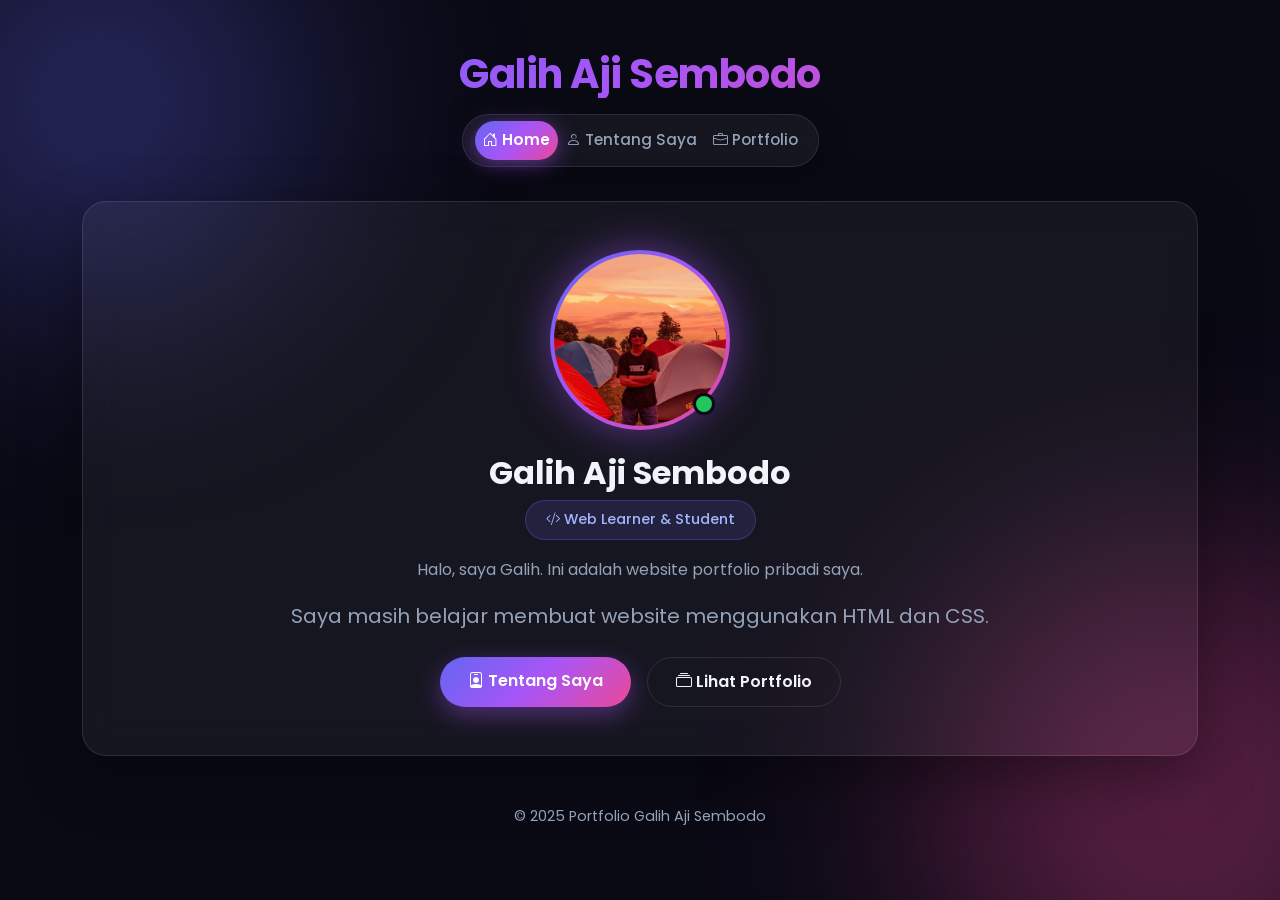
<file: index.html>
<!DOCTYPE html>
<html lang="id">
<head>
    <meta charset="UTF-8">
    <meta name="viewport" content="width=device-width, initial-scale=1.0">
    <title>Portfolio Galih</title>

    <link href="https://cdn.jsdelivr.net/npm/bootstrap@5.3.3/dist/css/bootstrap.min.css" rel="stylesheet">
    <link rel="stylesheet" href="https://cdn.jsdelivr.net/npm/bootstrap-icons@1.11.3/font/bootstrap-icons.css">
    <link href="https://fonts.googleapis.com/css2?family=Poppins:wght@300;400;500;600;700;800&display=swap" rel="stylesheet">
    <link rel="stylesheet" href="css/style.css">
</head>

<body>
    <div class="bg-blob blob-1"></div>
    <div class="bg-blob blob-2"></div>

    <header class="site-header text-center">
        <h1 class="fw-bold gradient-text">Galih Aji Sembodo</h1>

        <nav class="navbar navbar-expand navbar-dark glass-nav rounded-pill mt-3 mx-auto">
            <div class="navbar-nav mx-auto">
                <a class="nav-link active" href="index.html"><i class="bi bi-house-door"></i> Home</a>
                <a class="nav-link" href="about.html"><i class="bi bi-person"></i> Tentang Saya</a>
                <a class="nav-link" href="portfolio.html"><i class="bi bi-briefcase"></i> Portfolio</a>
            </div>
        </nav>
    </header>

    <main class="container my-4">
        <section class="profil glass-card p-5 text-center">

            <div class="avatar-wrapper mx-auto mb-4">
                <img src="images/profil.jpg" alt="Foto Galih" class="profil-img">
                <span class="status-dot" title="Online"></span>
            </div>

            <h2 class="fw-bold mb-2">Galih Aji Sembodo</h2>

            <p class="badge-role mx-auto mb-3">
                <i class="bi bi-code-slash"></i> Web Learner & Student
            </p>

            <p class="text-soft">
                Halo, saya Galih. Ini adalah website portfolio pribadi saya.
            </p>

            <p class="fs-5 text-soft">
                Saya masih belajar membuat website menggunakan HTML dan CSS.
            </p>

            <div class="d-flex justify-content-center gap-3 mt-4 flex-wrap">
                <a href="about.html" class="btn btn-gradient">
                    <i class="bi bi-person-badge"></i> Tentang Saya
                </a>
                <a href="portfolio.html" class="btn btn-outline-glow">
                    <i class="bi bi-collection"></i> Lihat Portfolio
                </a>
            </div>

        </section>
    </main>

    <footer class="text-center py-4">
        <p class="mb-0 text-soft">
            &copy; 2025 Portfolio Galih Aji Sembodo
        </p>
    </footer>

    <script src="https://cdn.jsdelivr.net/npm/bootstrap@5.3.3/dist/js/bootstrap.bundle.min.js"></script>
</body>
</html>
</file>
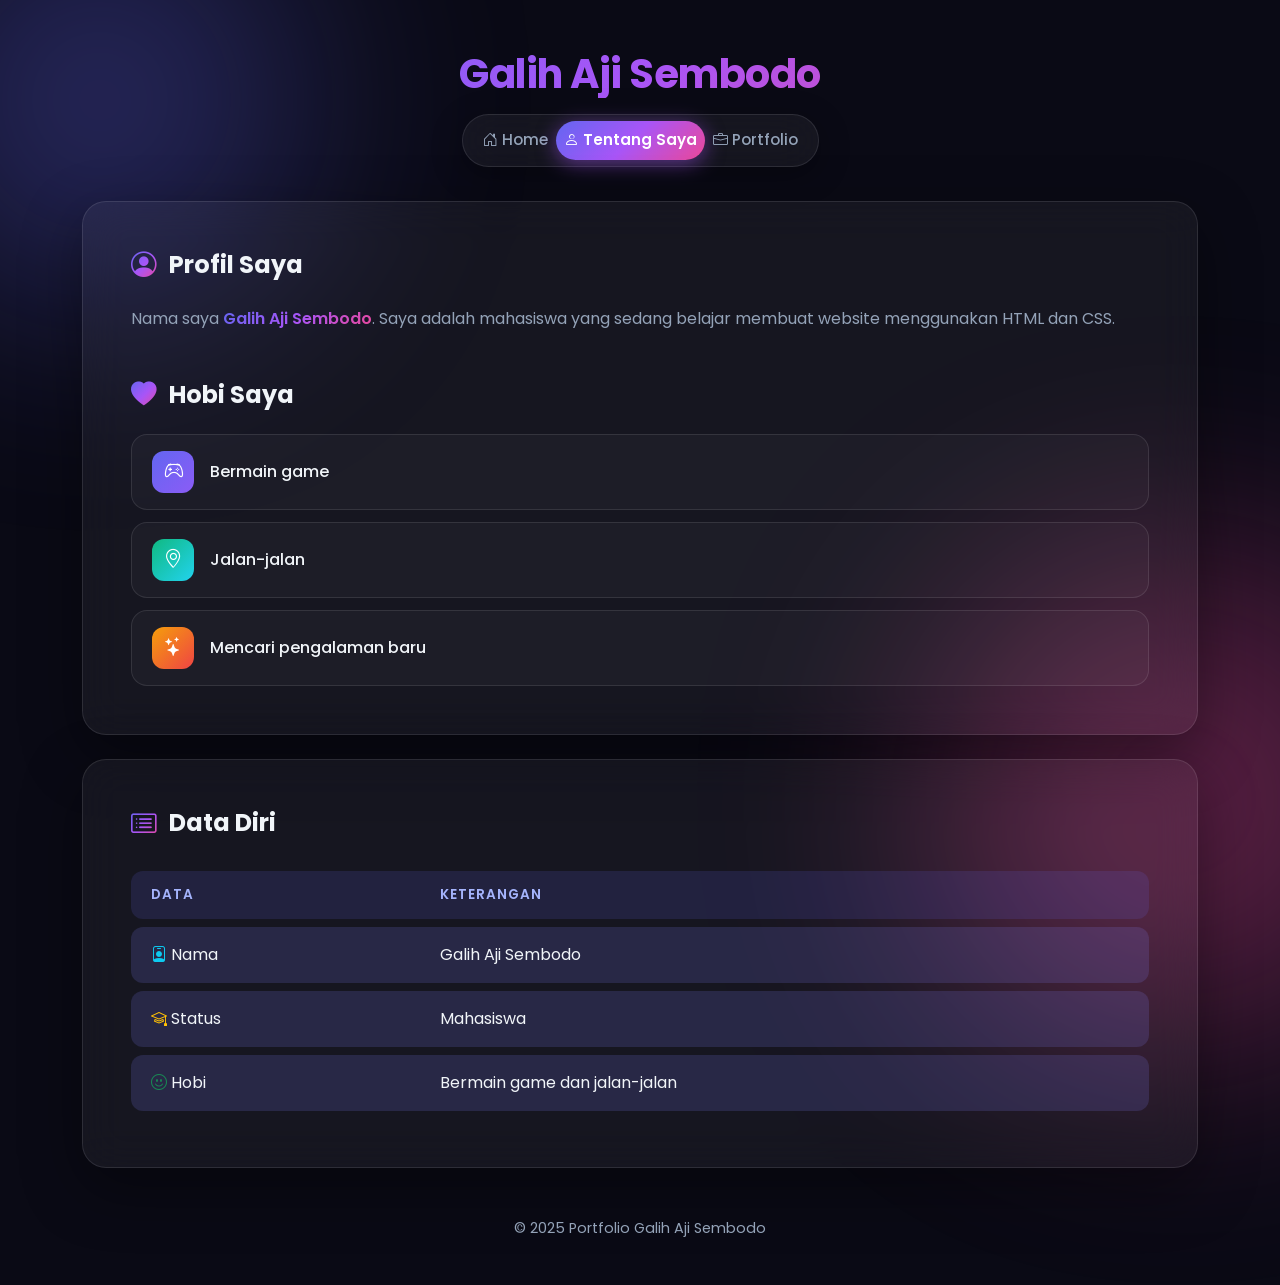
<file: about.html>
<!DOCTYPE html>
<html lang="id">
<head>
    <meta charset="UTF-8">
    <meta name="viewport" content="width=device-width, initial-scale=1.0">
    <title>Tentang Saya - Galih</title>

    <link href="https://cdn.jsdelivr.net/npm/bootstrap@5.3.3/dist/css/bootstrap.min.css" rel="stylesheet">
    <link rel="stylesheet" href="https://cdn.jsdelivr.net/npm/bootstrap-icons@1.11.3/font/bootstrap-icons.css">
    <link href="https://fonts.googleapis.com/css2?family=Poppins:wght@300;400;500;600;700;800&display=swap" rel="stylesheet">
    <link rel="stylesheet" href="css/style.css">
</head>

<body>

    <div class="bg-blob blob-1"></div>
    <div class="bg-blob blob-2"></div>

    <header class="site-header text-center">
        <h1 class="fw-bold gradient-text">Galih Aji Sembodo</h1>

        <nav class="navbar navbar-expand navbar-dark glass-nav rounded-pill mt-3 mx-auto">
            <div class="navbar-nav mx-auto">
                <a class="nav-link" href="index.html"><i class="bi bi-house-door"></i> Home</a>
                <a class="nav-link active" href="about.html"><i class="bi bi-person"></i> Tentang Saya</a>
                <a class="nav-link" href="portfolio.html"><i class="bi bi-briefcase"></i> Portfolio</a>
            </div>
        </nav>
    </header>

    <main class="container my-4">

        <section class="glass-card p-4 p-md-5 mb-4">
            <h2 class="section-title mb-4">
                <i class="bi bi-person-circle"></i> Profil Saya
            </h2>

            <p class="text-soft">
                Nama saya <strong class="text-glow">Galih Aji Sembodo</strong>. Saya adalah mahasiswa yang
                sedang belajar membuat website menggunakan HTML dan CSS.
            </p>

            <h2 class="section-title mt-5 mb-4">
                <i class="bi bi-heart-fill"></i> Hobi Saya
            </h2>

            <ul class="hobby-list">
                <li class="hobby-item">
                    <span class="hobby-icon icon-game"><i class="bi bi-controller"></i></span>
                    Bermain game
                </li>
                <li class="hobby-item">
                    <span class="hobby-icon icon-travel"><i class="bi bi-geo-alt"></i></span>
                    Jalan-jalan
                </li>
                <li class="hobby-item">
                    <span class="hobby-icon icon-star"><i class="bi bi-stars"></i></span>
                    Mencari pengalaman baru
                </li>
            </ul>
        </section>

        <section class="glass-card p-4 p-md-5">
            <h2 class="section-title mb-4">
                <i class="bi bi-card-list"></i> Data Diri
            </h2>

            <div class="table-responsive">
                <table class="table table-modern align-middle">
                    <thead>
                        <tr>
                            <th>Data</th>
                            <th>Keterangan</th>
                        </tr>
                    </thead>
                    <tbody>
                        <tr>
                            <td><i class="bi bi-person-badge text-info"></i> Nama</td>
                            <td>Galih Aji Sembodo</td>
                        </tr>
                        <tr>
                            <td><i class="bi bi-mortarboard text-warning"></i> Status</td>
                            <td>Mahasiswa</td>
                        </tr>
                        <tr>
                            <td><i class="bi bi-emoji-smile text-success"></i> Hobi</td>
                            <td>Bermain game dan jalan-jalan</td>
                        </tr>
                    </tbody>
                </table>
            </div>
        </section>
    </main>

    <footer class="text-center py-4">
        <p class="mb-0 text-soft">&copy; 2025 Portfolio Galih Aji Sembodo</p>
    </footer>

    <script src="https://cdn.jsdelivr.net/npm/bootstrap@5.3.3/dist/js/bootstrap.bundle.min.js"></script>
</body>
</html>
</file>
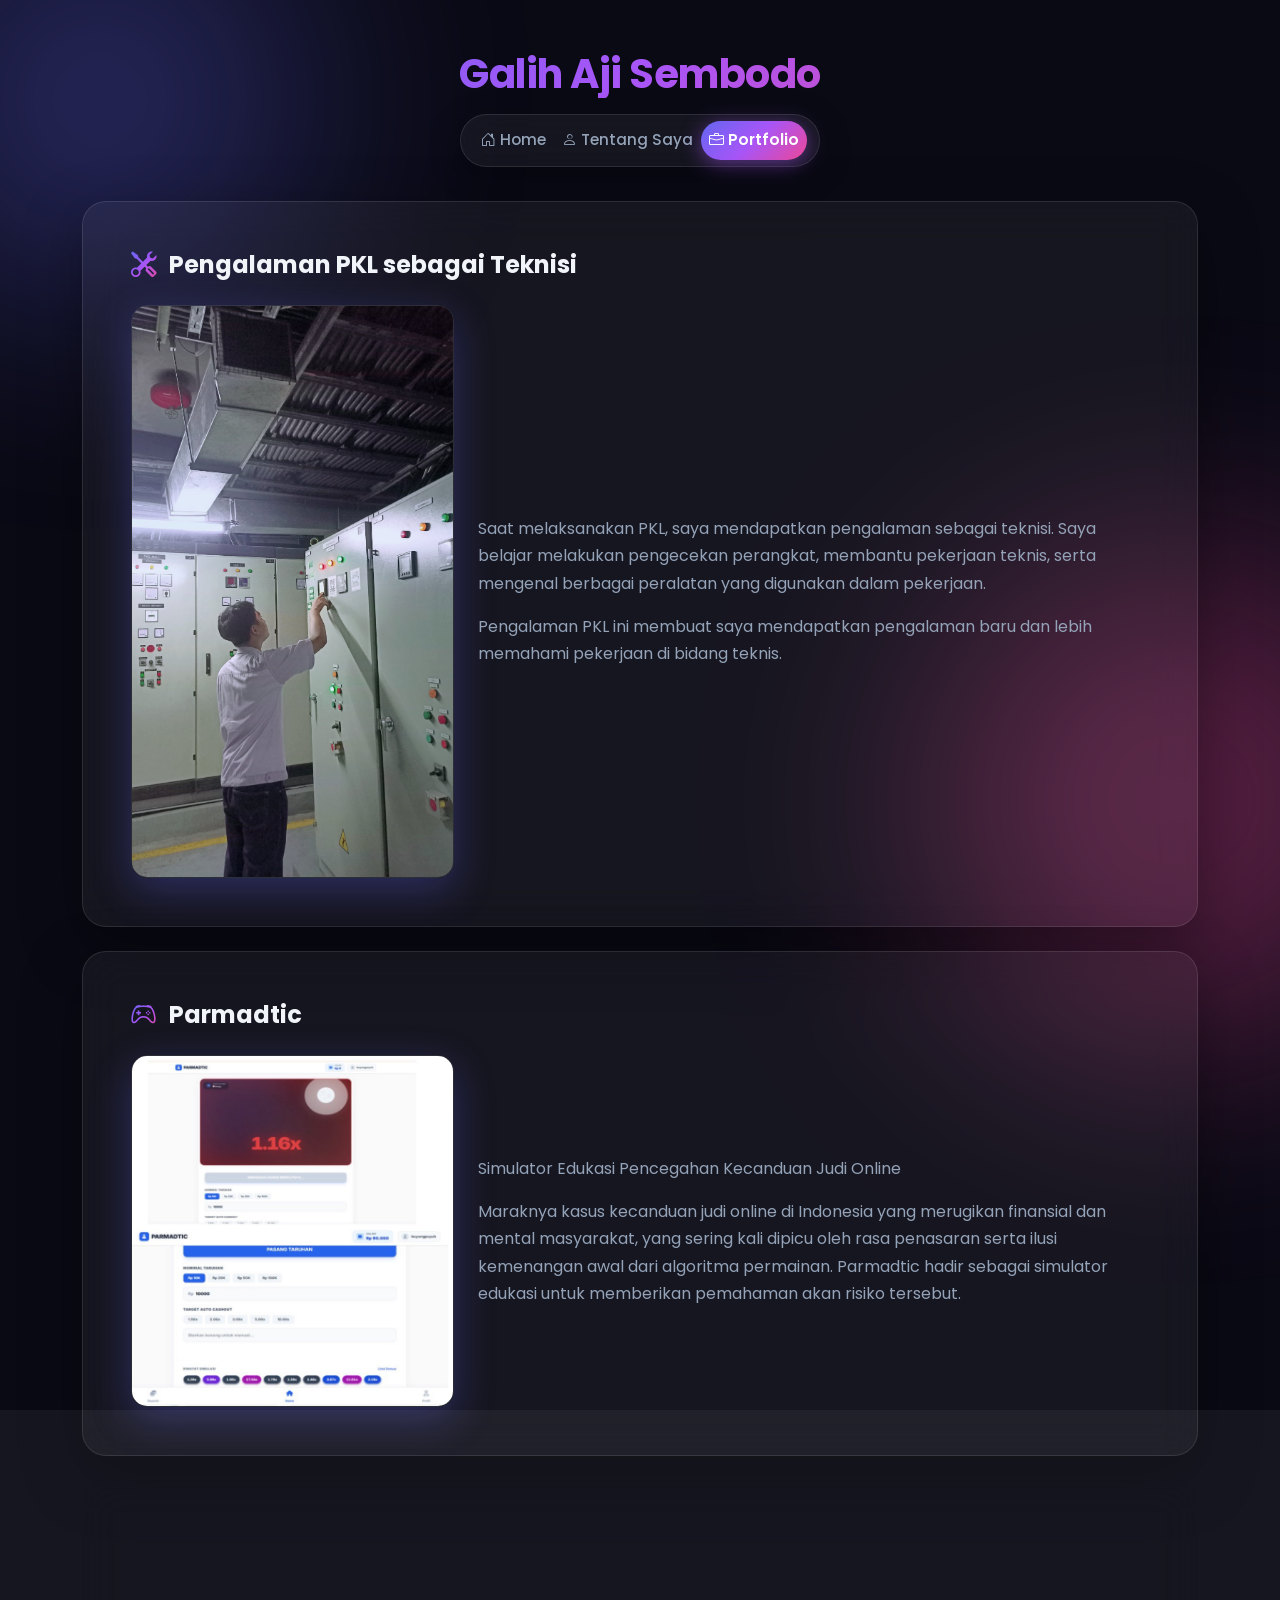
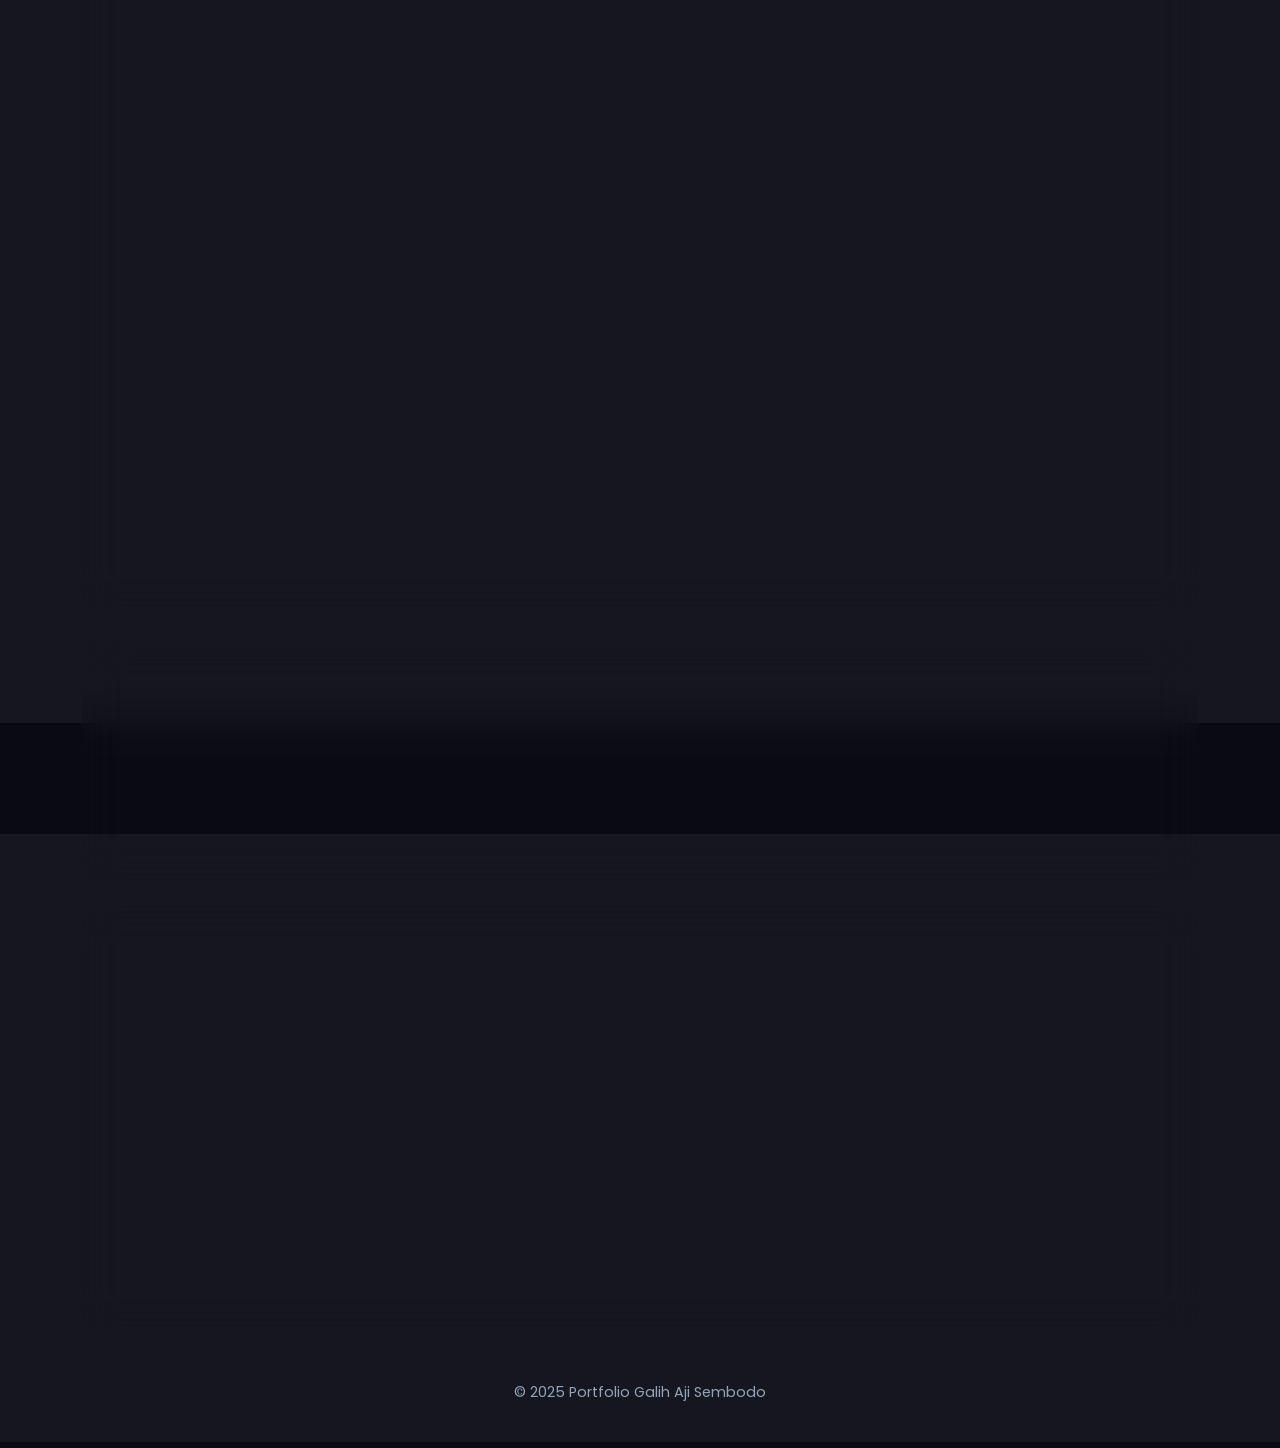
<file: portfolio.html>
<!DOCTYPE html>
<html lang="id">
<head>
    <meta charset="UTF-8">
    <meta name="viewport" content="width=device-width, initial-scale=1.0">
    <title>Portfolio - Galih</title>

    <link href="https://cdn.jsdelivr.net/npm/bootstrap@5.3.3/dist/css/bootstrap.min.css" rel="stylesheet">
    <link rel="stylesheet" href="https://cdn.jsdelivr.net/npm/bootstrap-icons@1.11.3/font/bootstrap-icons.css">
    <link href="https://fonts.googleapis.com/css2?family=Poppins:wght@300;400;500;600;700;800&display=swap" rel="stylesheet">
    <link rel="stylesheet" href="css/style.css">
</head>

<body>

    <div class="bg-blob blob-1"></div>
    <div class="bg-blob blob-2"></div>

    <header class="site-header text-center">
        <h1 class="fw-bold gradient-text">Galih Aji Sembodo</h1>

        <nav class="navbar navbar-expand navbar-dark glass-nav rounded-pill mt-3 mx-auto">
            <div class="navbar-nav mx-auto">
                <a class="nav-link" href="index.html"><i class="bi bi-house-door"></i> Home</a>
                <a class="nav-link" href="about.html"><i class="bi bi-person"></i> Tentang Saya</a>
                <a class="nav-link active" href="portfolio.html"><i class="bi bi-briefcase"></i> Portfolio</a>
            </div>
        </nav>
    </header>

    <main class="container my-4">
        <section class="glass-card p-4 p-md-5 mb-4">
            <h2 class="section-title mb-4">
                <i class="bi bi-tools"></i> Pengalaman PKL sebagai Teknisi
            </h2>

            <div class="row g-4 align-items-center">
                <div class="col-md-4 text-center">
                    <img src="images/pkl.jpg" alt="Foto saat PKL sebagai teknisi"
                         class="img-fluid rounded-4 img-glow">
                </div>
                <div class="col-md-8">
                    <p class="text-soft">
                        Saat melaksanakan PKL, saya mendapatkan pengalaman sebagai
                        teknisi. Saya belajar melakukan pengecekan perangkat,
                        membantu pekerjaan teknis, serta mengenal berbagai
                        peralatan yang digunakan dalam pekerjaan.
                    </p>
                    <p class="text-soft mb-0">
                        Pengalaman PKL ini membuat saya mendapatkan pengalaman baru
                        dan lebih memahami pekerjaan di bidang teknis.
                    </p>
                </div>
            </div>
        </section>

                <section class="glass-card p-4 p-md-5 mb-4">
            <h2 class="section-title mb-4">
                <i class="bi bi-controller"></i> Parmadtic
            </h2>

            <div class="row g-4 align-items-center">
                <div class="col-md-4 text-center">
                    <img src="images/parmadtic.jpeg" alt="Tampilan aplikasi Parmadtic"
                         class="img-fluid rounded-4 img-glow">
                </div>
                <div class="col-md-8">
                    <p class="text-soft">
                        Simulator Edukasi Pencegahan Kecanduan Judi Online
                    </p>
                    <p class="text-soft mb-0">
                        Maraknya kasus kecanduan judi online di Indonesia yang
                        merugikan finansial dan mental masyarakat, yang sering
                        kali dipicu oleh rasa penasaran serta ilusi kemenangan
                        awal dari algoritma permainan. Parmadtic hadir sebagai
                        simulator edukasi untuk memberikan pemahaman akan
                        risiko tersebut.
                    </p>
                </div>
            </div>
        </section>

                <section class="glass-card p-4 p-md-5 mb-4">
            <h2 class="section-title mb-4">
                <i class="bi bi-building"></i> SAPA Paramadina
            </h2>

            <div class="row g-4 align-items-center">
                <div class="col-md-4 text-center">
                    <img src="images/sapa.jpeg" alt="Tampilan aplikasi SAPA Paramadina"
                         class="img-fluid rounded-4 img-glow">
                </div>
                <div class="col-md-8">
                    <p class="text-soft mb-0">
                        SAPA Paramadina adalah aplikasi berbasis mobile dan web
                        yang dirancang untuk mempermudah mahasiswa dan civitas
                        akademika Universitas Paramadina dalam meminjam fasilitas
                        kampus serta peralatan laboratorium seperti peralatan
                        Studio dan Fotografi di Lab Kotor.
                    </p>
                </div>
            </div>
        </section>

        <section class="glass-card p-4 p-md-5 mb-4">
            <h2 class="section-title mb-4">
                <i class="bi bi-instagram"></i> Instagram
            </h2>

            <p class="text-soft">
                Saya juga memiliki media sosial Instagram yang dapat
                digunakan untuk melihat informasi lainnya tentang saya.
            </p>

            <a href="https://www.instagram.com/onlylihh/" target="_blank"
               class="btn btn-instagram">
                <i class="bi bi-instagram"></i> @onlylihh
            </a>
        </section>

        <section class="glass-card p-4 p-md-5">
            <h2 class="section-title mb-4">
                <i class="bi bi-send"></i> Kirim Pesan
            </h2>

            <form>
                <div class="mb-4">
                    <label for="nama" class="form-label text-soft">Nama</label>
                    <input type="text" id="nama" name="nama"
                           class="form-control form-modern" placeholder="Masukkan nama kamu...">
                </div>

                <div class="mb-4">
                    <label for="pesan" class="form-label text-soft">Pesan</label>
                    <input type="text" id="pesan" name="pesan"
                           class="form-control form-modern" placeholder="Tulis pesan kamu...">
                </div>

                <button type="submit" class="btn btn-gradient">
                    <i class="bi bi-send-fill"></i> Kirim Pesan
                </button>
            </form>
        </section>

    </main>

    <footer class="text-center py-4">
        <p class="mb-0 text-soft">&copy; 2025 Portfolio Galih Aji Sembodo</p>
    </footer>

    <script src="https://cdn.jsdelivr.net/npm/bootstrap@5.3.3/dist/js/bootstrap.bundle.min.js"></script>
</body>
</html>
</file>
<file: css/style.css>
:root {
    --bg-dark: #0a0a15;
    --bg-card: rgba(255, 255, 255, 0.05);
    --border-glow: rgba(255, 255, 255, 0.1);
    --primary: #6366f1;
    --secondary: #a855f7;
    --accent: #ec4899;
    --text-main: #f1f5f9;
    --text-soft: #94a3b8;
    --gradient: linear-gradient(135deg, #6366f1, #a855f7, #ec4899);
}

* {
    box-sizing: border-box;
}

body {
    font-family: 'Poppins', sans-serif;
    background: var(--bg-dark);
    color: var(--text-main);
    margin: 0;
    padding: 20px;
    min-height: 100vh;
    overflow-x: hidden;
    position: relative;
}

.bg-blob {
    position: fixed;
    border-radius: 50%;
    filter: blur(120px);
    opacity: 0.35;
    z-index: 0;
    pointer-events: none;
    animation: floatBlob 12s ease-in-out infinite;
}

.blob-1 {
    width: 400px;
    height: 400px;
    background: var(--primary);
    top: -100px;
    left: -100px;
}

.blob-2 {
    width: 500px;
    height: 500px;
    background: var(--accent);
    bottom: -150px;
    right: -150px;
    animation-delay: -6s;
}

@keyframes floatBlob {
    0%, 100% { transform: translate(0, 0) scale(1); }
    50% { transform: translate(30px, -30px) scale(1.1); }
}

.site-header {
    position: relative;
    z-index: 1;
    padding: 30px 20px 10px;
}

.gradient-text {
    background: var(--gradient);
    -webkit-background-clip: text;
    -webkit-text-fill-color: transparent;
    background-clip: text;
    font-weight: 800;
    letter-spacing: -0.5px;
    font-size: clamp(1.5rem, 4vw, 2.5rem);
}

.glass-nav {
    background: rgba(255, 255, 255, 0.05) !important;
    backdrop-filter: blur(20px);
    -webkit-backdrop-filter: blur(20px);
    border: 1px solid var(--border-glow);
    padding: 6px 12px;
    max-width: fit-content;
    box-shadow: 0 8px 32px rgba(0, 0, 0, 0.3);
}

.navbar-nav .nav-link {
    color: var(--text-soft) !important;
    padding: 8px 20px;
    border-radius: 50px;
    font-weight: 500;
    font-size: 0.95rem;
    transition: all 0.3s ease;
}

.navbar-nav .nav-link:hover {
    color: var(--text-main) !important;
    background: rgba(255, 255, 255, 0.08);
    transform: translateY(-1px);
}

.navbar-nav .nav-link.active {
    background: var(--gradient);
    color: white !important;
    font-weight: 600;
    box-shadow: 0 4px 20px rgba(168, 85, 247, 0.5);
}

.glass-card {
    position: relative;
    z-index: 1;
    background: var(--bg-card);
    backdrop-filter: blur(20px);
    -webkit-backdrop-filter: blur(20px);
    border: 1px solid var(--border-glow);
    border-radius: 24px;
    box-shadow: 0 20px 60px rgba(0, 0, 0, 0.4);
    animation: fadeInUp 0.6s ease;
}

@keyframes fadeInUp {
    from { opacity: 0; transform: translateY(20px); }
    to { opacity: 1; transform: translateY(0); }
}

.avatar-wrapper {
    position: relative;
    width: fit-content;
}

.profil-img {
    width: 180px;
    height: 180px;
    object-fit: cover;
    border-radius: 50%;
    padding: 4px;
    background: var(--gradient);
    border: none;
    box-shadow: 0 0 40px rgba(168, 85, 247, 0.5);
    transition: transform 0.4s ease;
    display: block;
}

.profil-img:hover {
    transform: scale(1.05) rotate(2deg);
}

.status-dot {
    position: absolute;
    bottom: 15px;
    right: 15px;
    width: 22px;
    height: 22px;
    background: #22c55e;
    border: 3px solid var(--bg-dark);
    border-radius: 50%;
    animation: pulse 2s infinite;
}

@keyframes pulse {
    0%, 100% { box-shadow: 0 0 0 0 rgba(34, 197, 94, 0.7); }
    50% { box-shadow: 0 0 0 10px rgba(34, 197, 94, 0); }
}

.badge-role {
    display: inline-block;
    padding: 8px 20px;
    background: rgba(99, 102, 241, 0.15);
    border: 1px solid rgba(99, 102, 241, 0.3);
    border-radius: 50px;
    color: #a5b4fc;
    font-size: 0.9rem;
    font-weight: 500;
}

.text-soft {
    color: var(--text-soft);
    line-height: 1.7;
}

.text-glow {
    background: var(--gradient);
    -webkit-background-clip: text;
    -webkit-text-fill-color: transparent;
    background-clip: text;
    font-weight: 600;
}

.btn-gradient {
    background: var(--gradient);
    color: white;
    border: none;
    padding: 12px 28px;
    border-radius: 50px;
    font-weight: 600;
    position: relative;
    overflow: hidden;
    transition: all 0.3s ease;
    box-shadow: 0 8px 24px rgba(168, 85, 247, 0.4);
}

.btn-gradient:hover {
    color: white;
    transform: translateY(-3px);
    box-shadow: 0 12px 32px rgba(168, 85, 247, 0.6);
}

.btn-outline-glow {
    background: transparent;
    color: var(--text-main);
    border: 1px solid var(--border-glow);
    padding: 12px 28px;
    border-radius: 50px;
    font-weight: 600;
    transition: all 0.3s ease;
}

.btn-outline-glow:hover {
    background: rgba(255, 255, 255, 0.08);
    color: var(--text-main);
    border-color: rgba(255, 255, 255, 0.3);
    transform: translateY(-3px);
}

.btn-instagram {
    background: linear-gradient(135deg, #f58529, #dd2a7b, #8134af);
    color: white;
    border: none;
    padding: 12px 28px;
    border-radius: 50px;
    font-weight: 600;
    transition: all 0.3s ease;
    box-shadow: 0 8px 24px rgba(221, 42, 123, 0.4);
}

.btn-instagram:hover {
    color: white;
    transform: translateY(-3px);
    box-shadow: 0 12px 32px rgba(221, 42, 123, 0.6);
}

.section-title {
    font-weight: 700;
    font-size: 1.5rem;
    display: flex;
    align-items: center;
    gap: 12px;
}

.section-title i {
    background: var(--gradient);
    -webkit-background-clip: text;
    -webkit-text-fill-color: transparent;
    background-clip: text;
    font-size: 1.6rem;
}

.hobby-list {
    list-style: none;
    padding: 0;
    margin: 0;
    display: flex;
    flex-direction: column;
    gap: 12px;
}

.hobby-item {
    display: flex;
    align-items: center;
    gap: 16px;
    padding: 16px 20px;
    background: rgba(255, 255, 255, 0.03);
    border: 1px solid var(--border-glow);
    border-radius: 16px;
    color: var(--text-main);
    font-weight: 500;
    transition: all 0.3s ease;
    cursor: pointer;
}

.hobby-item:hover {
    background: rgba(255, 255, 255, 0.07);
    transform: translateX(6px);
    border-color: rgba(168, 85, 247, 0.4);
}

.hobby-icon {
    width: 42px;
    height: 42px;
    display: flex;
    align-items: center;
    justify-content: center;
    border-radius: 12px;
    font-size: 1.2rem;
    color: white;
}

.icon-game { background: linear-gradient(135deg, #6366f1, #8b5cf6); }
.icon-travel { background: linear-gradient(135deg, #10b981, #22d3ee); }
.icon-star { background: linear-gradient(135deg, #f59e0b, #ef4444); }

.table-modern {
    color: var(--text-main);
    border-collapse: separate;
    border-spacing: 0 8px;
    margin-bottom: 0;
}

.table-modern thead th {
    background: rgba(99, 102, 241, 0.15) !important;
    color: #a5b4fc !important;
    border: none !important;
    padding: 14px 20px;
    font-weight: 600;
    text-transform: uppercase;
    font-size: 0.85rem;
    letter-spacing: 1px;
}

.table-modern thead th:first-child { border-radius: 12px 0 0 12px; }
.table-modern thead th:last-child { border-radius: 0 12px 12px 0; }

.table-modern tbody tr {
    background: rgba(255, 255, 255, 0.03);
    transition: all 0.3s ease;
}

.table-modern tbody tr:hover {
    background: rgba(255, 255, 255, 0.07);
}

.table-modern tbody td {
    background: rgba(99, 102, 241, 0.15) !important;
    border: none !important;
    padding: 16px 20px;
    color: var(--text-main);
    vertical-align: middle;
}

.table-modern tbody td:first-child { border-radius: 12px 0 0 12px; }
.table-modern tbody td:last-child { border-radius: 0 12px 12px 0; }

.form-modern {
    background: rgba(255, 255, 255, 0.04);
    border: 1px solid var(--border-glow);
    border-radius: 14px;
    padding: 14px 18px;
    color: var(--text-main);
    transition: all 0.3s ease;
}

.form-modern:focus {
    background: rgba(255, 255, 255, 0.07);
    border-color: rgba(168, 85, 247, 0.6);
    box-shadow: 0 0 0 4px rgba(168, 85, 247, 0.15);
    color: var(--text-main);
}

.form-modern::placeholder {
    color: rgba(148, 163, 184, 0.6);
}

.form-label {
    font-weight: 500;
    margin-bottom: 8px;
}

.img-glow {
    border: 1px solid var(--border-glow);
    box-shadow: 0 12px 40px rgba(99, 102, 241, 0.3);
    transition: all 0.4s ease;
}

.img-glow:hover {
    transform: scale(1.03);
    box-shadow: 0 20px 60px rgba(168, 85, 247, 0.5);
}

footer {
    position: relative;
    z-index: 1;
    color: var(--text-soft);
    font-size: 0.9rem;
}

@media (max-width: 576px) {
    body { padding: 12px; }
    .glass-card { padding: 1.5rem !important; border-radius: 20px; }
    .navbar-nav .nav-link { padding: 6px 12px; font-size: 0.85rem; }
    .section-title { font-size: 1.25rem; }
    .profil-img { width: 140px; height: 140px; }
}
</file>
